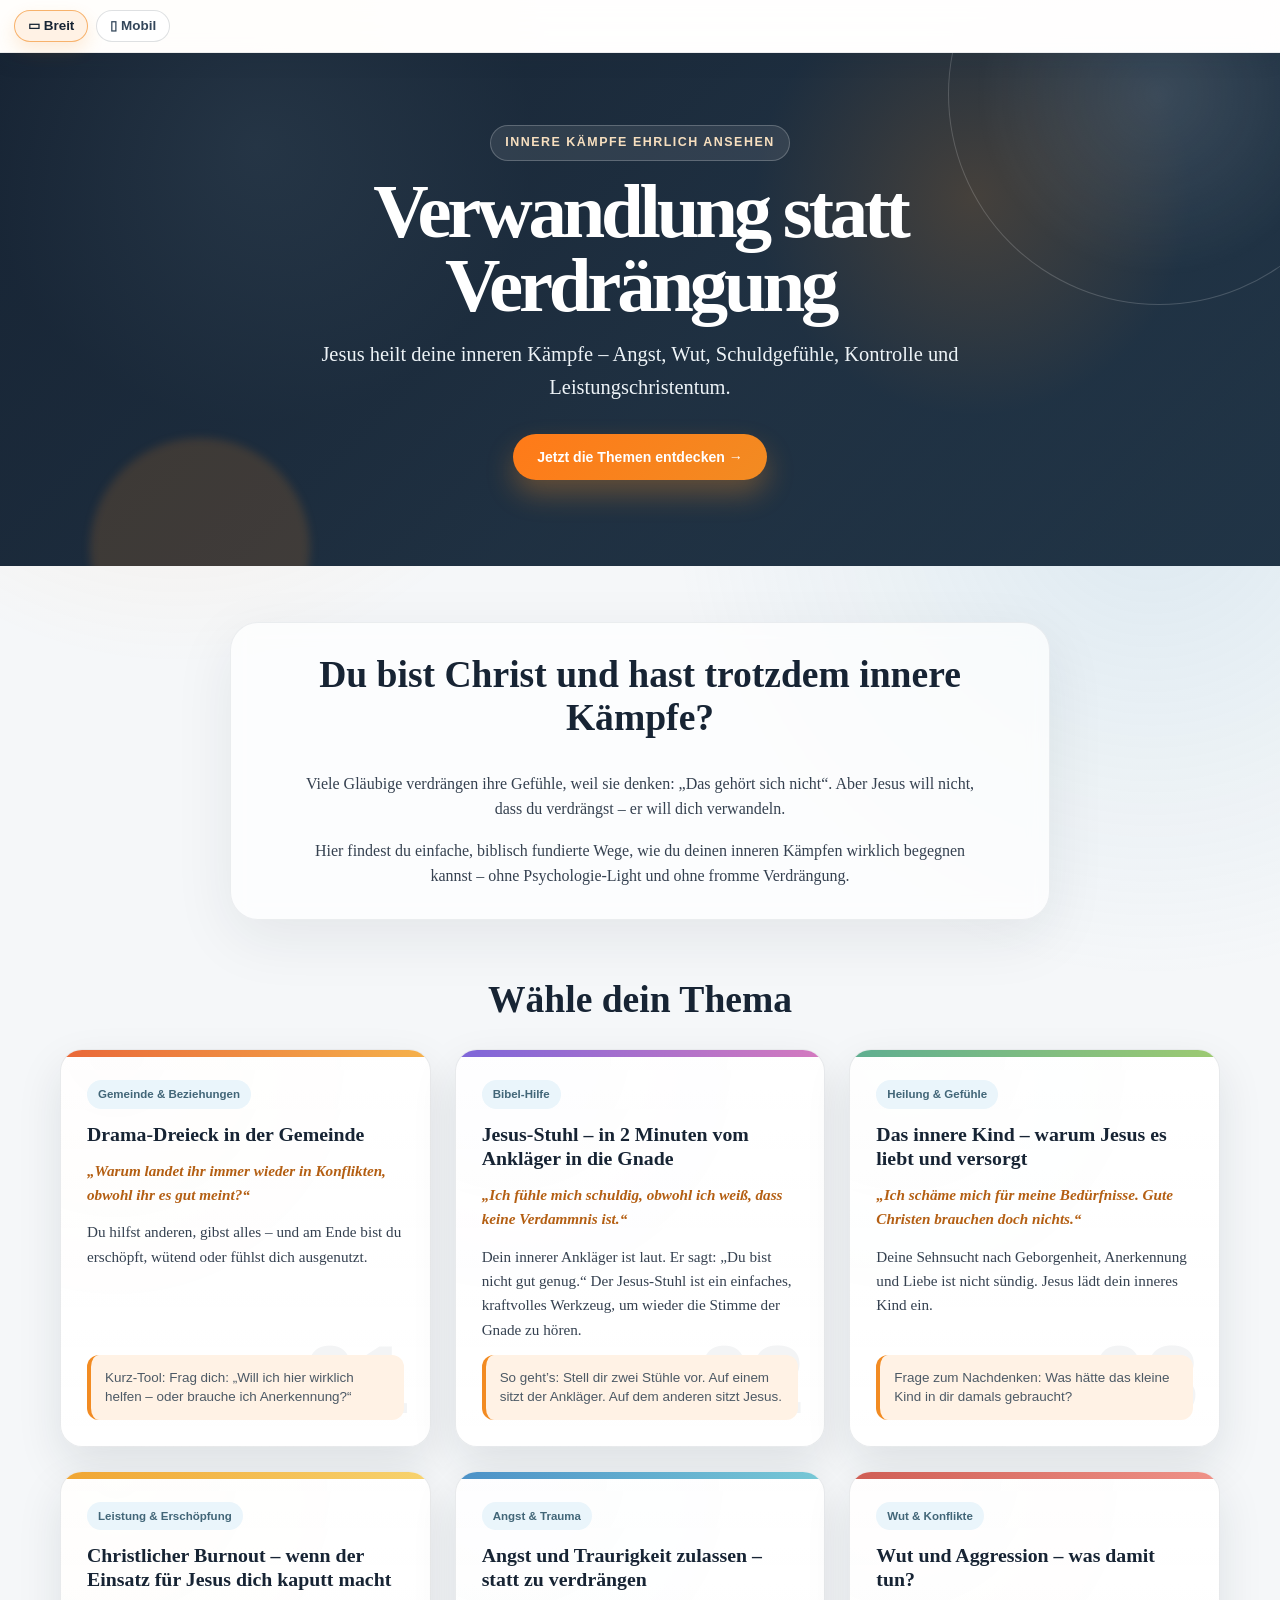
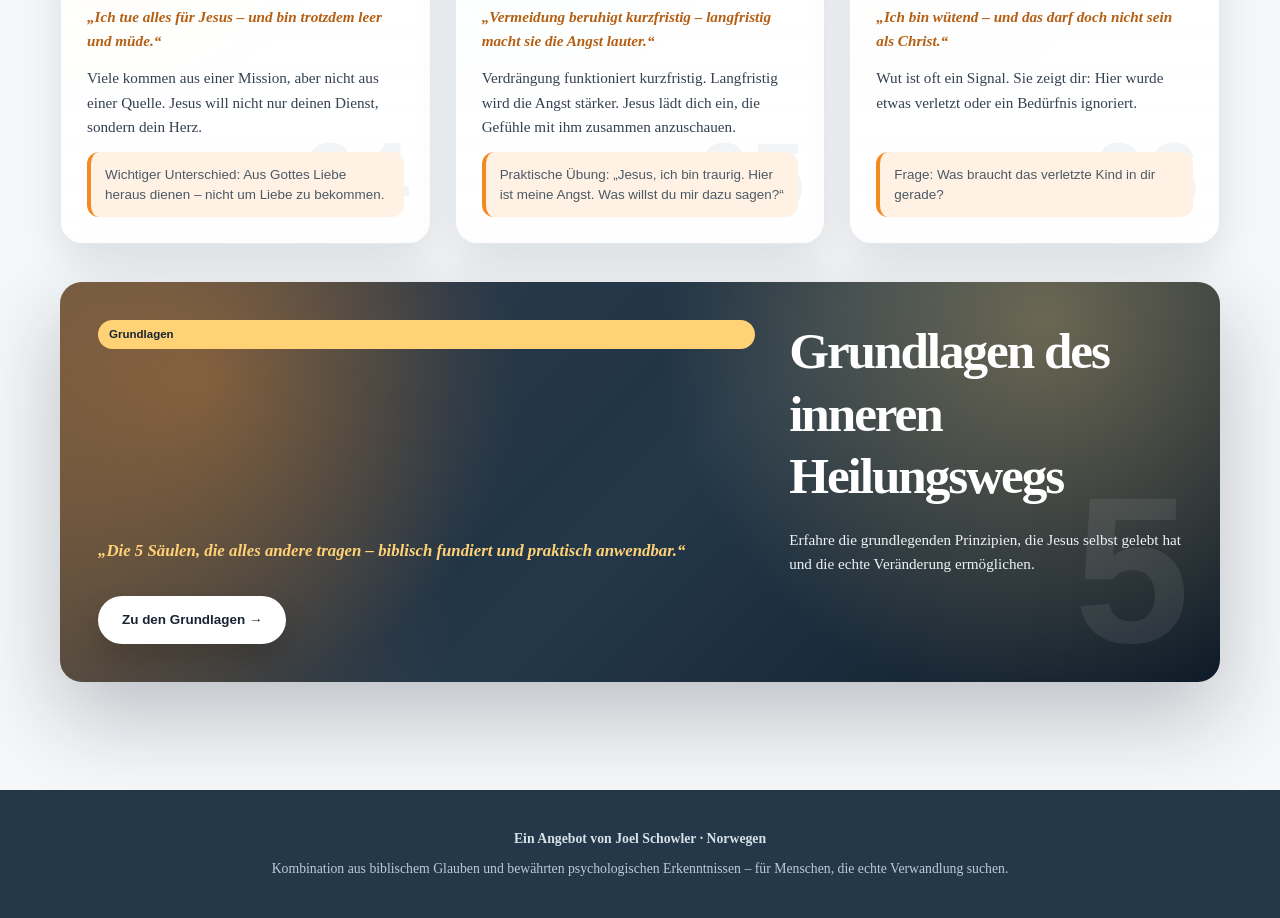
<file: index.html>
<!doctype html>
<html lang="de">
  <head>
    <meta charset="utf-8" />
    <meta name="viewport" content="width=device-width, initial-scale=1" />
    <title>Verwandlung statt Verdrängung</title>
    <meta
      name="description"
      content="Sieben schön gestaltete Themenkacheln mit einem hervorgehobenen Grundlagenbereich."
    />
    <link rel="stylesheet" href="styles.css" />
    <script src="preview-toggle.js" defer></script>
  </head>
  <body>
    <nav class="device-switcher" aria-label="Ansicht umschalten">
      <button class="device-switcher__button" type="button" data-preview-mode="desktop" aria-pressed="true">▭ Breit</button>
      <button class="device-switcher__button" type="button" data-preview-mode="mobile" aria-pressed="false">▯ Mobil</button>
    </nav>
    <div class="site-shell">
    <header class="hero" id="start">
      <div class="hero__content">
        <p class="eyebrow">Innere Kämpfe ehrlich ansehen</p>
        <h1>Verwandlung statt Verdrängung</h1>
        <p class="hero__lead">
          Jesus heilt deine inneren Kämpfe – Angst, Wut, Schuldgefühle,
          Kontrolle und Leistungschristentum.
        </p>
        <a class="button button--accent" href="#themen">Jetzt die Themen entdecken →</a>
      </div>
    </header>

    <main>
      <section class="intro" aria-labelledby="intro-title">
        <h2 id="intro-title">Du bist Christ und hast trotzdem innere Kämpfe?</h2>
        <p>
          Viele Gläubige verdrängen ihre Gefühle, weil sie denken: „Das gehört sich nicht“.
          Aber Jesus will nicht, dass du verdrängst – er will dich verwandeln.
        </p>
        <p>
          Hier findest du einfache, biblisch fundierte Wege, wie du deinen inneren Kämpfen
          wirklich begegnen kannst – ohne Psychologie-Light und ohne fromme Verdrängung.
        </p>
      </section>

      <section class="topics" id="themen" aria-labelledby="topics-title">
        <h2 id="topics-title">Wähle dein Thema</h2>
        <div class="topic-grid">
          <a class="topic-card" href="themen/drama-dreieck.html">
            <span class="topic-card__tag">Gemeinde & Beziehungen</span>
            <h3>Drama-Dreieck in der Gemeinde</h3>
            <p class="topic-card__quote">„Warum landet ihr immer wieder in Konflikten, obwohl ihr es gut meint?“</p>
            <p>
              Du hilfst anderen, gibst alles – und am Ende bist du erschöpft, wütend oder fühlst dich ausgenutzt.
            </p>
            <span class="topic-card__note">Kurz-Tool: Frag dich: „Will ich hier wirklich helfen – oder brauche ich Anerkennung?“</span>
          </a>

          <a class="topic-card" href="themen/jesus-stuhl.html">
            <span class="topic-card__tag">Bibel-Hilfe</span>
            <h3>Jesus-Stuhl – in 2 Minuten vom Ankläger in die Gnade</h3>
            <p class="topic-card__quote">„Ich fühle mich schuldig, obwohl ich weiß, dass keine Verdammnis ist.“</p>
            <p>
              Dein innerer Ankläger ist laut. Er sagt: „Du bist nicht gut genug.“ Der Jesus-Stuhl ist ein einfaches, kraftvolles Werkzeug, um wieder die Stimme der Gnade zu hören.
            </p>
            <span class="topic-card__note">So geht’s: Stell dir zwei Stühle vor. Auf einem sitzt der Ankläger. Auf dem anderen sitzt Jesus.</span>
          </a>

          <a class="topic-card" href="themen/inneres-kind.html">
            <span class="topic-card__tag">Heilung & Gefühle</span>
            <h3>Das innere Kind – warum Jesus es liebt und versorgt</h3>
            <p class="topic-card__quote">„Ich schäme mich für meine Bedürfnisse. Gute Christen brauchen doch nichts.“</p>
            <p>
              Deine Sehnsucht nach Geborgenheit, Anerkennung und Liebe ist nicht sündig. Jesus lädt dein inneres Kind ein.
            </p>
            <span class="topic-card__note">Frage zum Nachdenken: Was hätte das kleine Kind in dir damals gebraucht?</span>
          </a>

          <a class="topic-card" href="themen/burnout.html">
            <span class="topic-card__tag">Leistung & Erschöpfung</span>
            <h3>Christlicher Burnout – wenn der Einsatz für Jesus dich kaputt macht</h3>
            <p class="topic-card__quote">„Ich tue alles für Jesus – und bin trotzdem leer und müde.“</p>
            <p>
              Viele kommen aus einer Mission, aber nicht aus einer Quelle. Jesus will nicht nur deinen Dienst, sondern dein Herz.
            </p>
            <span class="topic-card__note">Wichtiger Unterschied: Aus Gottes Liebe heraus dienen – nicht um Liebe zu bekommen.</span>
          </a>

          <a class="topic-card" href="themen/angst-traurigkeit.html">
            <span class="topic-card__tag">Angst & Trauma</span>
            <h3>Angst und Traurigkeit zulassen – statt zu verdrängen</h3>
            <p class="topic-card__quote">„Vermeidung beruhigt kurzfristig – langfristig macht sie die Angst lauter.“</p>
            <p>
              Verdrängung funktioniert kurzfristig. Langfristig wird die Angst stärker. Jesus lädt dich ein, die Gefühle mit ihm zusammen anzuschauen.
            </p>
            <span class="topic-card__note">Praktische Übung: „Jesus, ich bin traurig. Hier ist meine Angst. Was willst du mir dazu sagen?“</span>
          </a>

          <a class="topic-card" href="themen/wut-aggression.html">
            <span class="topic-card__tag">Wut & Konflikte</span>
            <h3>Wut und Aggression – was damit tun?</h3>
            <p class="topic-card__quote">„Ich bin wütend – und das darf doch nicht sein als Christ.“</p>
            <p>
              Wut ist oft ein Signal. Sie zeigt dir: Hier wurde etwas verletzt oder ein Bedürfnis ignoriert.
            </p>
            <span class="topic-card__note">Frage: Was braucht das verletzte Kind in dir gerade?</span>
          </a>

          <a class="topic-card topic-card--foundation" href="grundlagen.html">
            <span class="topic-card__tag">Grundlagen</span>
            <h3>Grundlagen des inneren Heilungswegs</h3>
            <p class="topic-card__quote">„Die 5 Säulen, die alles andere tragen – biblisch fundiert und praktisch anwendbar.“</p>
            <p>
              Erfahre die grundlegenden Prinzipien, die Jesus selbst gelebt hat und die echte Veränderung ermöglichen.
            </p>
            <span class="topic-card__note">Zu den Grundlagen →</span>
          </a>
        </div>
      </section>
    </main>

    <footer class="footer">
      <p><strong>Ein Angebot von Joel Schowler · Norwegen</strong></p>
      <p>Kombination aus biblischem Glauben und bewährten psychologischen Erkenntnissen – für Menschen, die echte Verwandlung suchen.</p>
    </footer>
    </div>
  </body>
</html>
</file>
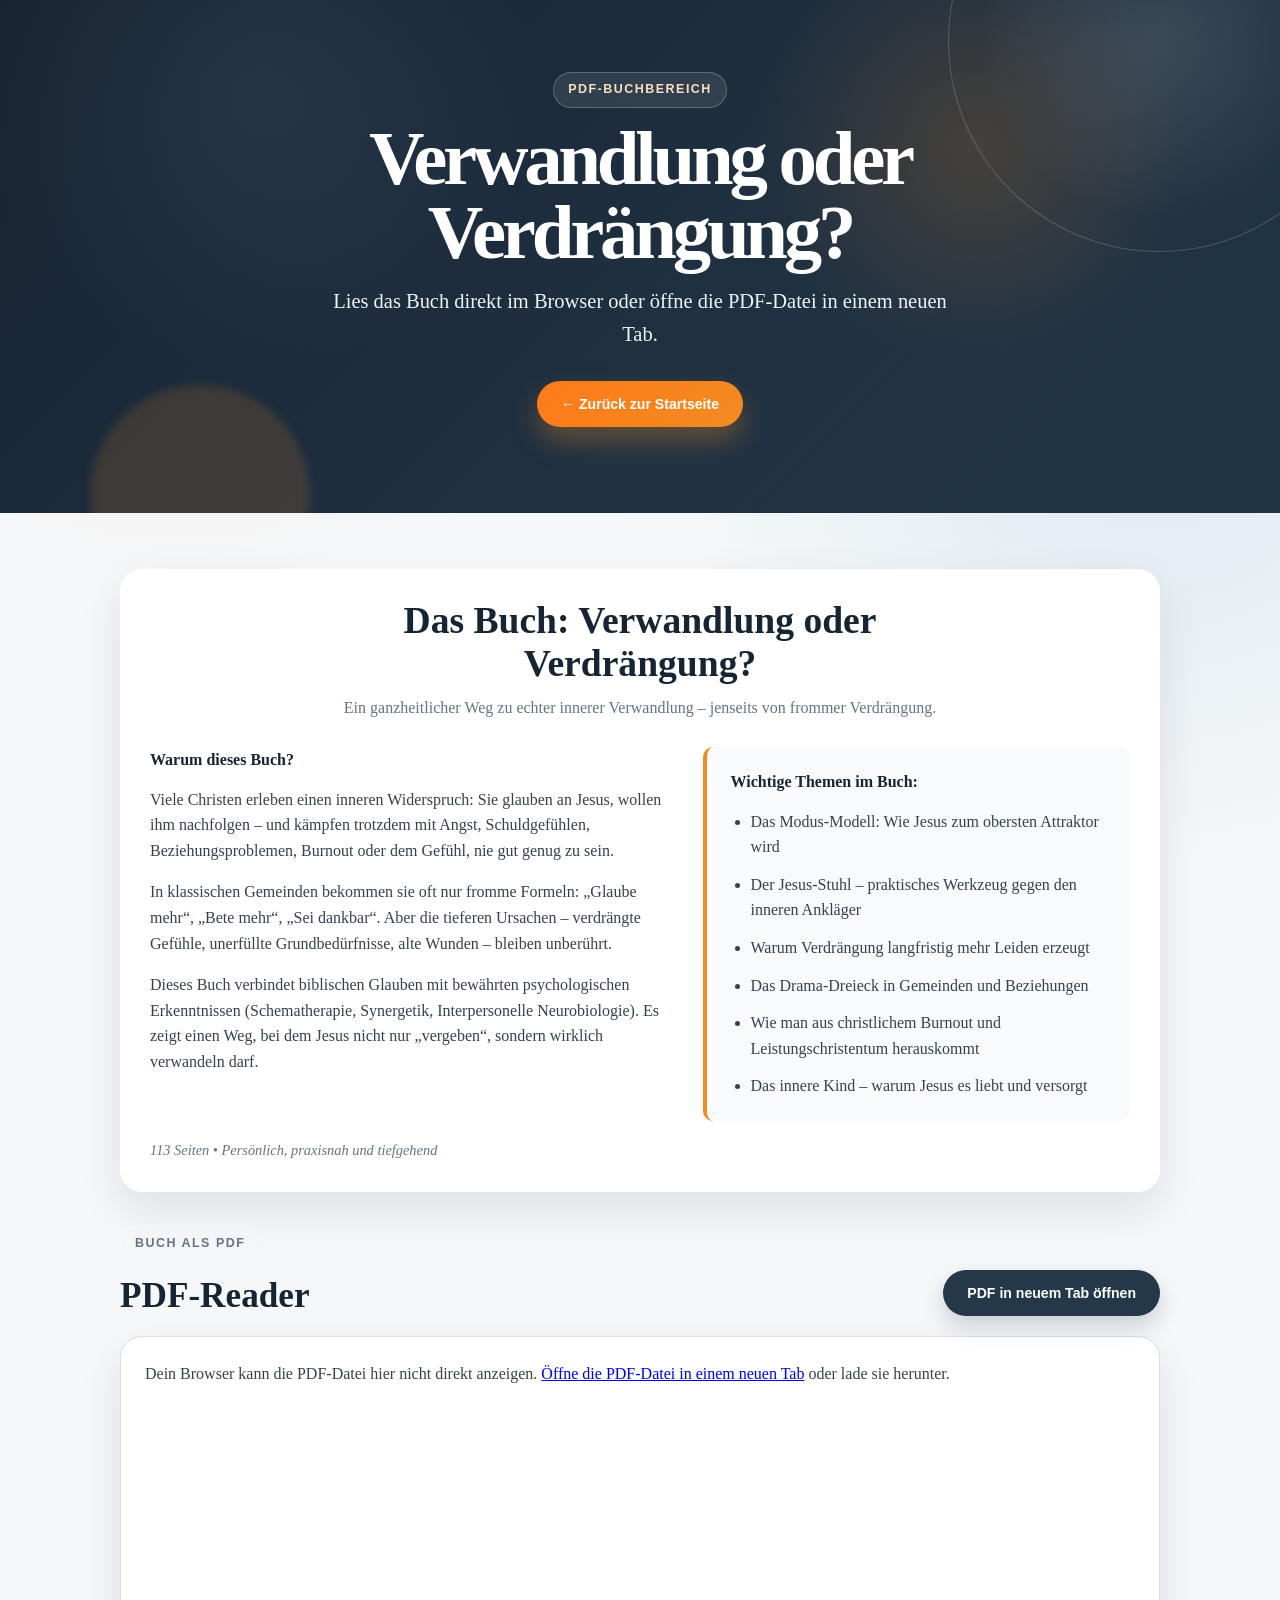
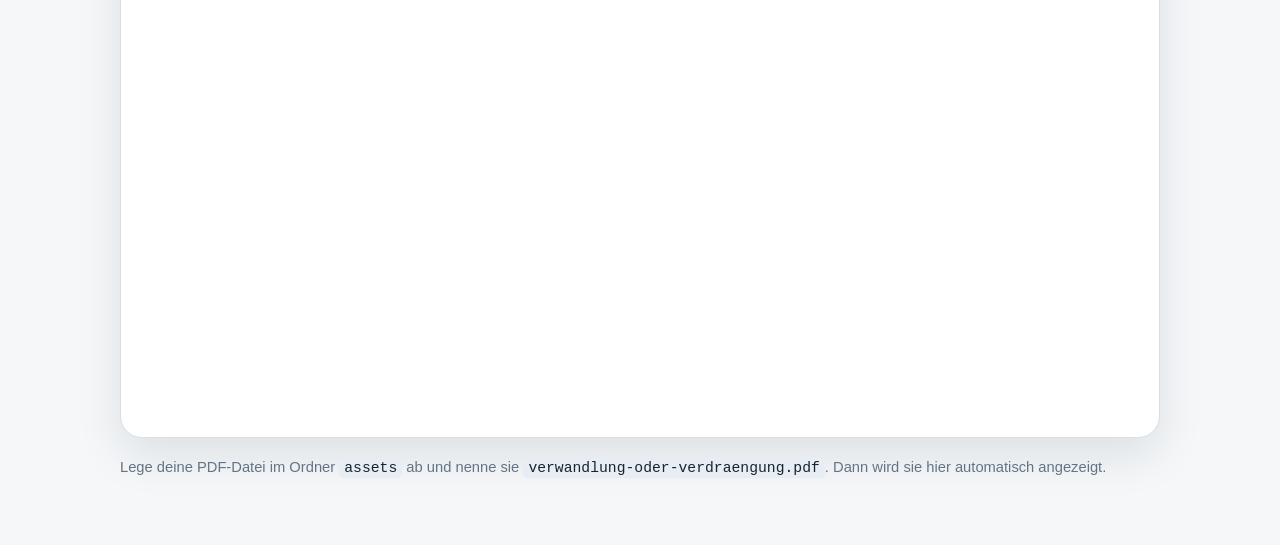
<file: buch.html>
<!doctype html>
<html lang="de">
  <head>
    <meta charset="utf-8" />
    <meta name="viewport" content="width=device-width, initial-scale=1" />
    <title>Buch · Verwandlung statt Verdrängung</title>
    <link rel="stylesheet" href="styles.css" />
  </head>
  <body>
    <header class="hero">
      <div class="hero__content">
        <p class="eyebrow">PDF-Buchbereich</p>
        <h1>Verwandlung oder Verdrängung?</h1>
        <p class="hero__lead">
          Lies das Buch direkt im Browser oder öffne die PDF-Datei in einem neuen Tab.
        </p>
        <a class="button button--accent" href="index.html#start">← Zurück zur Startseite</a>
      </div>
    </header>

    <main>
      <section class="book-description" aria-labelledby="book-description-title">
        <div class="book-description__intro">
          <h2 id="book-description-title">Das Buch: Verwandlung oder Verdrängung?</h2>
          <p>
            Ein ganzheitlicher Weg zu echter innerer Verwandlung – jenseits von frommer
            Verdrängung.
          </p>
        </div>

        <div class="book-description__content">
          <div class="book-description__text">
            <h3>Warum dieses Buch?</h3>
            <p>
              Viele Christen erleben einen inneren Widerspruch: Sie glauben an Jesus,
              wollen ihm nachfolgen – und kämpfen trotzdem mit Angst, Schuldgefühlen,
              Beziehungsproblemen, Burnout oder dem Gefühl, nie gut genug zu sein.
            </p>
            <p>
              In klassischen Gemeinden bekommen sie oft nur fromme Formeln: „Glaube mehr“,
              „Bete mehr“, „Sei dankbar“. Aber die tieferen Ursachen – verdrängte Gefühle,
              unerfüllte Grundbedürfnisse, alte Wunden – bleiben unberührt.
            </p>
            <p>
              Dieses Buch verbindet biblischen Glauben mit bewährten psychologischen
              Erkenntnissen (Schematherapie, Synergetik, Interpersonelle Neurobiologie).
              Es zeigt einen Weg, bei dem Jesus nicht nur „vergeben“, sondern wirklich
              verwandeln darf.
            </p>
          </div>

          <aside class="book-description__topics" aria-label="Wichtige Themen im Buch">
            <h3>Wichtige Themen im Buch:</h3>
            <ul>
              <li>Das Modus-Modell: Wie Jesus zum obersten Attraktor wird</li>
              <li>Der Jesus-Stuhl – praktisches Werkzeug gegen den inneren Ankläger</li>
              <li>Warum Verdrängung langfristig mehr Leiden erzeugt</li>
              <li>Das Drama-Dreieck in Gemeinden und Beziehungen</li>
              <li>Wie man aus christlichem Burnout und Leistungschristentum herauskommt</li>
              <li>Das innere Kind – warum Jesus es liebt und versorgt</li>
            </ul>
          </aside>
        </div>

        <p class="book-description__meta">113 Seiten • Persönlich, praxisnah und tiefgehend</p>
      </section>

      <section class="pdf-reader" aria-labelledby="reader-title">
        <div class="pdf-reader__header">
          <div>
            <p class="eyebrow eyebrow--dark">Buch als PDF</p>
            <h2 id="reader-title">PDF-Reader</h2>
          </div>
          <a class="button button--dark" href="assets/verwandlung-oder-verdraengung.pdf" target="_blank" rel="noreferrer">
            PDF in neuem Tab öffnen
          </a>
        </div>

        <object
          class="pdf-reader__frame"
          data="assets/verwandlung-oder-verdraengung.pdf"
          type="application/pdf"
          aria-label="PDF-Reader für das Buch Verwandlung oder Verdrängung?"
        >
          <p>
            Dein Browser kann die PDF-Datei hier nicht direkt anzeigen.
            <a href="assets/verwandlung-oder-verdraengung.pdf" target="_blank" rel="noreferrer">Öffne die PDF-Datei in einem neuen Tab</a>
            oder lade sie herunter.
          </p>
        </object>

        <p class="pdf-reader__hint">
          Lege deine PDF-Datei im Ordner <code>assets</code> ab und nenne sie
          <code>verwandlung-oder-verdraengung.pdf</code>. Dann wird sie hier automatisch angezeigt.
        </p>
      </section>
    </main>
  </body>
</html>
</file>
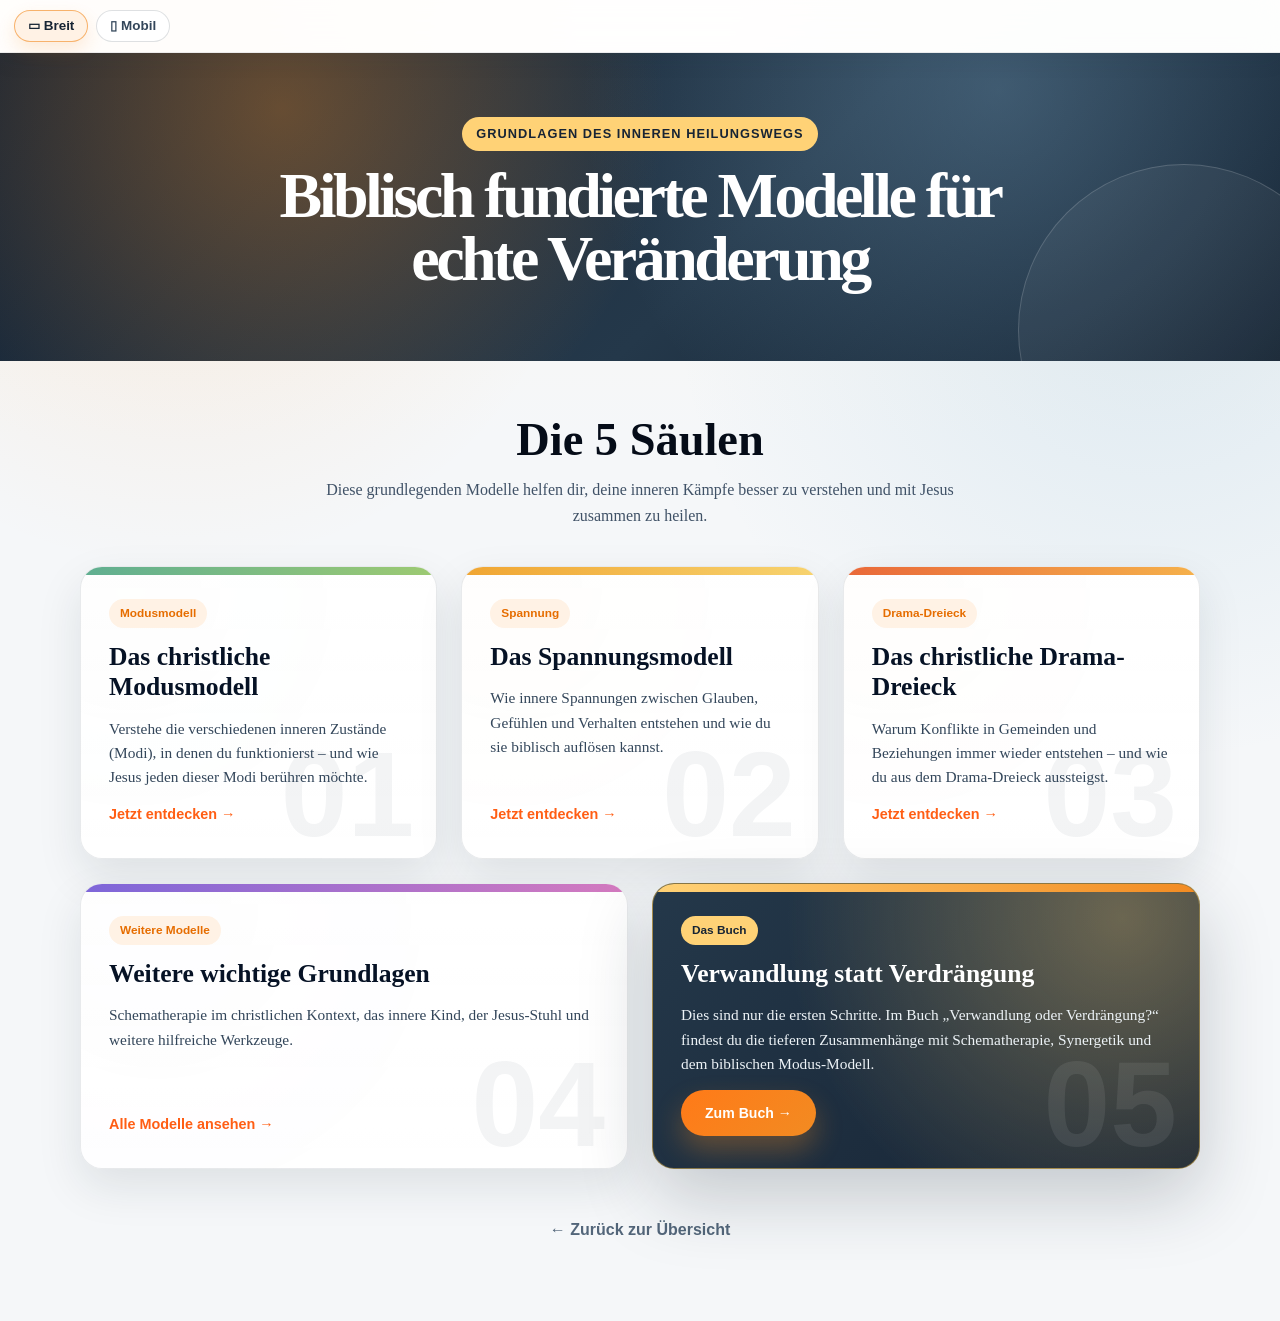
<file: grundlagen.html>
<!doctype html>
<html lang="de">
  <head>
    <meta charset="utf-8" />
    <meta name="viewport" content="width=device-width, initial-scale=1" />
    <title>Grundlagen · Verwandlung statt Verdrängung</title>
    <meta
      name="description"
      content="Die fünf Säulen des inneren Heilungswegs mit biblisch fundierten Modellen für echte Veränderung."
    />
    <link rel="stylesheet" href="styles.css" />
    <script src="preview-toggle.js" defer></script>
  </head>
  <body>
    <nav class="device-switcher" aria-label="Ansicht umschalten">
      <button class="device-switcher__button" type="button" data-preview-mode="desktop" aria-pressed="true">▭ Breit</button>
      <button class="device-switcher__button" type="button" data-preview-mode="mobile" aria-pressed="false">▯ Mobil</button>
    </nav>
    <div class="site-shell">
    <header class="foundation-hero">
      <p class="foundation-hero__eyebrow">Grundlagen des inneren Heilungswegs</p>
      <h1>Biblisch fundierte Modelle für echte Veränderung</h1>
    </header>

    <main class="foundation-page">
      <section class="foundation-intro" aria-labelledby="foundation-title">
        <h2 id="foundation-title">Die 5 Säulen</h2>
        <p>
          Diese grundlegenden Modelle helfen dir, deine inneren Kämpfe besser zu verstehen
          und mit Jesus zusammen zu heilen.
        </p>
      </section>

      <section class="foundation-grid" aria-label="Die fünf Grundlagen-Kacheln">
        <a class="foundation-card" id="modusmodell" href="#modusmodell">
          <span class="foundation-card__tag">Modusmodell</span>
          <h3>Das christliche Modusmodell</h3>
          <p>
            Verstehe die verschiedenen inneren Zustände (Modi), in denen du funktionierst –
            und wie Jesus jeden dieser Modi berühren möchte.
          </p>
          <span class="foundation-card__link">Jetzt entdecken →</span>
        </a>

        <a class="foundation-card" id="spannungsmodell" href="#spannungsmodell">
          <span class="foundation-card__tag">Spannung</span>
          <h3>Das Spannungsmodell</h3>
          <p>
            Wie innere Spannungen zwischen Glauben, Gefühlen und Verhalten entstehen und
            wie du sie biblisch auflösen kannst.
          </p>
          <span class="foundation-card__link">Jetzt entdecken →</span>
        </a>

        <a class="foundation-card" id="drama-dreieck" href="#drama-dreieck">
          <span class="foundation-card__tag">Drama-Dreieck</span>
          <h3>Das christliche Drama-Dreieck</h3>
          <p>
            Warum Konflikte in Gemeinden und Beziehungen immer wieder entstehen – und wie
            du aus dem Drama-Dreieck aussteigst.
          </p>
          <span class="foundation-card__link">Jetzt entdecken →</span>
        </a>

        <a class="foundation-card" id="weitere-modelle" href="#weitere-modelle">
          <span class="foundation-card__tag">Weitere Modelle</span>
          <h3>Weitere wichtige Grundlagen</h3>
          <p>
            Schematherapie im christlichen Kontext, das innere Kind, der Jesus-Stuhl und
            weitere hilfreiche Werkzeuge.
          </p>
          <span class="foundation-card__link">Alle Modelle ansehen →</span>
        </a>

        <a class="foundation-card foundation-card--book" href="buch.html">
          <span class="foundation-card__tag">Das Buch</span>
          <h3>Verwandlung statt Verdrängung</h3>
          <p>
            Dies sind nur die ersten Schritte. Im Buch „Verwandlung oder Verdrängung?“
            findest du die tieferen Zusammenhänge mit Schematherapie, Synergetik und dem
            biblischen Modus-Modell.
          </p>
          <span class="button button--accent">Zum Buch →</span>
        </a>
      </section>

      <p class="foundation-back"><a href="index.html#themen">← Zurück zur Übersicht</a></p>
    </main>
    </div>
  </body>
</html>
</file>
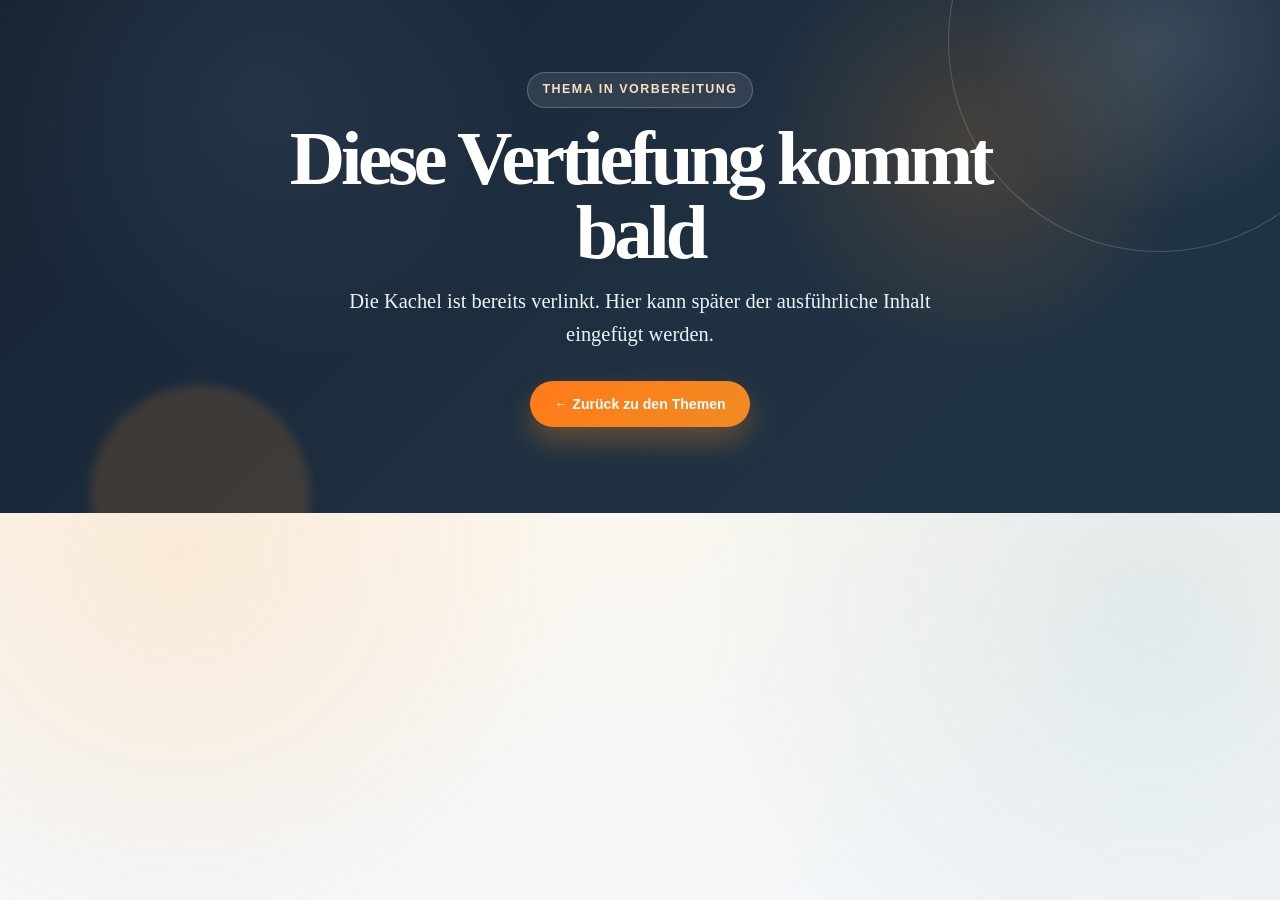
<file: themen/angst-traurigkeit.html>
<!doctype html>
<html lang="de">
  <head>
    <meta charset="utf-8" />
    <meta name="viewport" content="width=device-width, initial-scale=1" />
    <title>Thema in Vorbereitung · Verwandlung statt Verdrängung</title>
    <link rel="stylesheet" href="../styles.css" />
  </head>
  <body>
    <header class="hero">
      <div class="hero__content">
        <p class="eyebrow">Thema in Vorbereitung</p>
        <h1>Diese Vertiefung kommt bald</h1>
        <p class="hero__lead">Die Kachel ist bereits verlinkt. Hier kann später der ausführliche Inhalt eingefügt werden.</p>
        <a class="button button--accent" href="../index.html#themen">← Zurück zu den Themen</a>
      </div>
    </header>
  </body>
</html>
</file>
<file: styles.css>
:root {
  --color-ink: #172434;
  --color-hero: #24384a;
  --color-text: #354150;
  --color-muted: #647484;
  --color-bg: #f5f7f9;
  --color-card: #ffffff;
  --color-accent: #f28b22;
  --color-accent-soft: #fff2e5;
  --color-sky-soft: #eaf5fb;
  --shadow-card: 0 18px 45px rgb(23 36 52 / 10%);
  --shadow-card-strong: 0 28px 70px rgb(23 36 52 / 16%);
  --radius-card: 22px;
  font-family: Georgia, "Times New Roman", serif;
}

* {
  box-sizing: border-box;
}

html {
  scroll-behavior: smooth;
}

body {
  margin: 0;
  color: var(--color-text);
  background:
    radial-gradient(circle at 14% 8%, rgb(242 139 34 / 12%), transparent 26rem),
    radial-gradient(circle at 90% 18%, rgb(105 166 198 / 17%), transparent 30rem),
    linear-gradient(180deg, #fbf7f0 0, var(--color-bg) 380px);
  line-height: 1.6;
}

.hero {
  position: relative;
  display: grid;
  min-height: 420px;
  place-items: center;
  overflow: hidden;
  padding: 72px 20px 86px;
  text-align: center;
  color: #fff;
  background:
    linear-gradient(135deg, rgb(23 36 52 / 88%), rgb(36 56 74 / 78%)),
    radial-gradient(circle at 20% 18%, #6c8797 0, transparent 25%),
    radial-gradient(circle at 76% 28%, #f28b22 0, transparent 21%),
    linear-gradient(135deg, #172434 0, #24384a 56%, #132536 100%);
}

.hero::before,
.hero::after {
  position: absolute;
  content: "";
  border-radius: 999px;
  pointer-events: none;
}

.hero::before {
  width: 420px;
  height: 420px;
  top: -170px;
  right: -90px;
  border: 1px solid rgb(255 255 255 / 18%);
  background: radial-gradient(circle, rgb(255 255 255 / 12%), transparent 62%);
}

.hero::after {
  width: 220px;
  height: 220px;
  bottom: -92px;
  left: 7%;
  background: rgb(242 139 34 / 16%);
  filter: blur(4px);
}

.hero__content {
  position: relative;
  z-index: 1;
  width: min(820px, 100%);
}

.eyebrow {
  display: inline-flex;
  margin: 0 0 14px;
  padding: 7px 14px;
  border: 1px solid rgb(255 255 255 / 22%);
  border-radius: 999px;
  color: #f7dfbf;
  background: rgb(255 255 255 / 9%);
  font-family: Arial, Helvetica, sans-serif;
  font-size: 0.78rem;
  font-weight: 700;
  letter-spacing: 0.12em;
  text-transform: uppercase;
}

h1,
h2,
h3,
p {
  margin-top: 0;
}

h1 {
  margin-bottom: 16px;
  font-size: clamp(2.75rem, 6vw, 5.45rem);
  line-height: 0.96;
  letter-spacing: -0.055em;
}

.hero__lead {
  max-width: 650px;
  margin: 0 auto 30px;
  color: #edf3f7;
  font-size: clamp(1.04rem, 2vw, 1.28rem);
}

.button {
  display: inline-flex;
  align-items: center;
  justify-content: center;
  min-height: 46px;
  padding: 0 24px;
  border-radius: 999px;
  color: #fff;
  font-family: Arial, Helvetica, sans-serif;
  font-size: 0.88rem;
  font-weight: 800;
  text-decoration: none;
  transition: transform 160ms ease, box-shadow 160ms ease, background 160ms ease;
}

.button:hover,
.button:focus-visible {
  transform: translateY(-2px);
}

.button--accent {
  background: linear-gradient(135deg, #ff7a18, var(--color-accent));
  box-shadow: 0 14px 28px rgb(242 139 34 / 32%);
}

.button--dark {
  background: var(--color-hero);
  box-shadow: 0 10px 22px rgb(36 56 74 / 20%);
}

main {
  padding: 56px 20px 64px;
}

.intro,
.book {
  width: min(820px, 100%);
  margin: 0 auto;
  text-align: center;
}

.intro {
  padding: 30px 32px;
  border: 1px solid rgb(36 56 74 / 8%);
  border-radius: 28px;
  background: rgb(255 255 255 / 72%);
  box-shadow: 0 18px 60px rgb(23 36 52 / 8%);
  backdrop-filter: blur(10px);
}

.intro h2,
.topics h2,
.book h2 {
  color: var(--color-ink);
  font-size: clamp(1.6rem, 3.2vw, 2.35rem);
  line-height: 1.15;
}

.intro p,
.book p {
  margin-right: auto;
  margin-left: auto;
  max-width: 680px;
}

.intro p:last-child,
.book p:last-child {
  margin-bottom: 0;
}

.topics {
  width: min(1160px, 100%);
  margin: 58px auto 44px;
}

.topics h2 {
  margin-bottom: 28px;
  text-align: center;
}

.topic-grid {
  display: grid;
  grid-template-columns: repeat(3, minmax(0, 1fr));
  gap: 24px;
}

.topic-card {
  position: relative;
  display: flex;
  min-height: 344px;
  flex-direction: column;
  gap: 13px;
  overflow: hidden;
  padding: 30px 26px 26px;
  border: 1px solid rgb(36 56 74 / 10%);
  border-radius: var(--radius-card);
  color: inherit;
  background:
    linear-gradient(180deg, rgb(255 255 255 / 96%), rgb(255 255 255 / 92%)),
    radial-gradient(circle at 15% 0, var(--card-glow, rgb(242 139 34 / 25%)), transparent 54%);
  box-shadow: var(--shadow-card);
  isolation: isolate;
  text-decoration: none;
  transition: transform 180ms ease, box-shadow 180ms ease, border-color 180ms ease;
}

.topic-card::before {
  position: absolute;
  inset: 0 0 auto;
  height: 7px;
  content: "";
  background: var(--card-accent, var(--color-accent));
}

.topic-card::after {
  position: absolute;
  right: 20px;
  bottom: 18px;
  z-index: -1;
  color: rgb(23 36 52 / 5%);
  content: "0" counter(topic);
  counter-increment: topic;
  font-family: Arial, Helvetica, sans-serif;
  font-size: 6rem;
  font-weight: 900;
  line-height: 1;
}

.topic-grid {
  counter-reset: topic;
}

.topic-card:nth-child(1) { --card-accent: linear-gradient(90deg, #e96839, #f5b14b); --card-glow: rgb(233 104 57 / 28%); }
.topic-card:nth-child(2) { --card-accent: linear-gradient(90deg, #7d66d9, #d47abf); --card-glow: rgb(125 102 217 / 24%); }
.topic-card:nth-child(3) { --card-accent: linear-gradient(90deg, #5fae91, #9dca72); --card-glow: rgb(95 174 145 / 24%); }
.topic-card:nth-child(4) { --card-accent: linear-gradient(90deg, #f0a532, #f7d36f); --card-glow: rgb(240 165 50 / 25%); }
.topic-card:nth-child(5) { --card-accent: linear-gradient(90deg, #4c91c7, #77c8d6); --card-glow: rgb(76 145 199 / 24%); }
.topic-card:nth-child(6) { --card-accent: linear-gradient(90deg, #cf5d54, #ef9288); --card-glow: rgb(207 93 84 / 24%); }

.topic-card:hover,
.topic-card:focus-visible {
  border-color: rgb(242 139 34 / 50%);
  box-shadow: var(--shadow-card-strong);
  transform: translateY(-7px);
  outline: none;
}

.topic-card__tag {
  align-self: flex-start;
  padding: 5px 11px;
  border-radius: 999px;
  color: #426678;
  background: var(--color-sky-soft);
  font-family: Arial, Helvetica, sans-serif;
  font-size: 0.72rem;
  font-weight: 800;
}

.topic-card h3 {
  margin-bottom: 0;
  color: var(--color-ink);
  font-size: 1.24rem;
  line-height: 1.22;
}

.topic-card p {
  margin-bottom: 0;
  font-size: 0.95rem;
}

.topic-card__quote {
  color: #b45f13;
  font-style: italic;
  font-weight: 700;
}

.topic-card__note {
  margin-top: auto;
  padding: 13px 14px;
  border-left: 4px solid var(--color-accent);
  border-radius: 12px;
  color: #4c5965;
  background: var(--color-accent-soft);
  font-family: Arial, Helvetica, sans-serif;
  font-size: 0.84rem;
  line-height: 1.45;
}

.topic-card--foundation {
  grid-column: 1 / -1;
  display: grid;
  min-height: 292px;
  grid-template-columns: minmax(0, 0.92fr) minmax(260px, 0.55fr);
  gap: 20px 34px;
  align-items: center;
  margin-top: 14px;
  padding: 38px;
  border: 0;
  color: #fff;
  background:
    radial-gradient(circle at 85% 10%, rgb(255 210 118 / 34%), transparent 24rem),
    radial-gradient(circle at 12% 24%, rgb(242 139 34 / 34%), transparent 20rem),
    linear-gradient(135deg, #172434 0, #24384a 52%, #0f1b28 100%);
  box-shadow: 0 34px 86px rgb(23 36 52 / 26%);
}

.topic-card--foundation::before {
  height: 100%;
  background:
    linear-gradient(90deg, rgb(242 139 34 / 24%), transparent 34%),
    linear-gradient(135deg, rgb(255 255 255 / 12%), transparent 44%);
}

.topic-card--foundation::after {
  right: 30px;
  bottom: 8px;
  z-index: 0;
  color: rgb(255 255 255 / 8%);
  content: "5";
  font-size: 13rem;
}

.topic-card--foundation > * {
  position: relative;
  z-index: 1;
}

.topic-card--foundation .topic-card__tag {
  color: #172434;
  background: #ffd276;
}

.topic-card--foundation h3 {
  max-width: 650px;
  color: #fff;
  font-size: clamp(1.9rem, 4vw, 3.3rem);
  letter-spacing: -0.04em;
}

.topic-card--foundation .topic-card__quote,
.topic-card--foundation p {
  max-width: 650px;
  color: #edf3f7;
}

.topic-card--foundation .topic-card__quote {
  color: #ffd276;
  font-size: 1.05rem;
}

.topic-card--foundation .topic-card__note {
  justify-self: start;
  margin-top: 0;
  padding: 0 24px;
  border: 0;
  border-radius: 999px;
  color: #172434;
  background: #fff;
  box-shadow: 0 16px 30px rgb(0 0 0 / 18%);
  font-weight: 900;
  line-height: 48px;
}

.book {
  padding-top: 4px;
}

.book h2 {
  margin-bottom: 14px;
  font-size: 1.1rem;
}

.footer {
  padding: 38px 20px;
  text-align: center;
  color: #d6e1e8;
  background: var(--color-hero);
}

.footer p {
  margin: 0 auto 8px;
  max-width: 760px;
  font-size: 0.86rem;
}

.footer p:last-child {
  margin-bottom: 0;
  color: #bdcbd5;
}

.pdf-reader {
  width: min(1040px, 100%);
  margin: 0 auto;
}

.pdf-reader__header {
  display: flex;
  align-items: end;
  justify-content: space-between;
  gap: 18px;
  margin-bottom: 20px;
}

.pdf-reader h2 {
  margin-bottom: 0;
  color: var(--color-ink);
  font-size: clamp(1.45rem, 3vw, 2.2rem);
  line-height: 1.15;
}

.eyebrow--dark {
  color: var(--color-muted);
}

.pdf-reader__frame {
  display: block;
  width: 100%;
  min-height: 78vh;
  border: 1px solid #d7e0e7;
  border-radius: var(--radius-card);
  background: #fff;
  box-shadow: var(--shadow-card);
}

.pdf-reader__frame p {
  padding: 24px;
}

.pdf-reader__hint {
  margin: 18px 0 0;
  color: var(--color-muted);
  font-family: Arial, Helvetica, sans-serif;
  font-size: 0.92rem;
}

.pdf-reader__hint code {
  padding: 2px 5px;
  border-radius: 5px;
  color: var(--color-ink);
  background: #e7edf2;
}

.book-description {
  width: min(1040px, 100%);
  margin: 0 auto 34px;
  padding: 30px;
  border-radius: var(--radius-card);
  background: var(--color-card);
  box-shadow: var(--shadow-card);
}

.book-description__intro {
  max-width: 700px;
  margin: 0 auto 26px;
  text-align: center;
}

.book-description__intro h2 {
  margin-bottom: 10px;
  color: var(--color-ink);
  font-size: clamp(1.7rem, 3vw, 2.35rem);
  line-height: 1.15;
}

.book-description__intro p {
  margin-bottom: 0;
  color: var(--color-muted);
}

.book-description__content {
  display: grid;
  grid-template-columns: minmax(0, 1.1fr) minmax(280px, 0.9fr);
  gap: 30px;
  align-items: start;
}

.book-description h3 {
  margin-bottom: 14px;
  color: var(--color-ink);
  font-size: 1rem;
}

.book-description__text p {
  margin-bottom: 16px;
}

.book-description__text p:last-child {
  margin-bottom: 0;
}

.book-description__topics {
  padding: 22px 24px;
  border-left: 4px solid var(--color-accent);
  border-radius: 10px;
  background: #f8fafc;
}

.book-description__topics ul {
  margin: 0;
  padding-left: 20px;
}

.book-description__topics li {
  margin-bottom: 12px;
}

.book-description__topics li:last-child {
  margin-bottom: 0;
}

.book-description__meta {
  margin: 18px 0 0;
  color: var(--color-muted);
  font-size: 0.9rem;
  font-style: italic;
}

.foundation-hero {
  position: relative;
  overflow: hidden;
  padding: 64px 20px 70px;
  text-align: center;
  color: #fff;
  background:
    radial-gradient(circle at 22% 18%, rgb(242 139 34 / 35%), transparent 24rem),
    radial-gradient(circle at 78% 12%, rgb(123 166 197 / 34%), transparent 26rem),
    linear-gradient(135deg, #172434 0, #24384a 58%, #111f2e 100%);
}

.foundation-hero::after {
  position: absolute;
  right: -70px;
  bottom: -135px;
  width: 330px;
  height: 330px;
  border: 1px solid rgb(255 255 255 / 16%);
  border-radius: 999px;
  content: "";
  background: rgb(255 255 255 / 5%);
}

.foundation-hero__eyebrow {
  position: relative;
  z-index: 1;
  display: inline-flex;
  margin: 0 0 14px;
  padding: 7px 14px;
  border-radius: 999px;
  color: #172434;
  background: #ffd276;
  font-family: Arial, Helvetica, sans-serif;
  font-size: 0.8rem;
  font-weight: 900;
  letter-spacing: 0.08em;
  text-transform: uppercase;
}

.foundation-hero h1 {
  position: relative;
  z-index: 1;
  max-width: 820px;
  margin: 0 auto;
  color: #fff;
  font-family: Georgia, "Times New Roman", serif;
  font-size: clamp(2.25rem, 5vw, 4.6rem);
  font-weight: 700;
  letter-spacing: -0.055em;
  line-height: 0.98;
}

.foundation-page {
  min-height: calc(100vh - 100px);
  padding: 54px 20px 78px;
}

.foundation-intro {
  width: min(700px, 100%);
  margin: 0 auto 38px;
  text-align: center;
}

.foundation-intro h2 {
  margin-bottom: 12px;
  color: #050c18;
  font-size: clamp(2rem, 4vw, 2.9rem);
  line-height: 1.08;
}

.foundation-intro p {
  margin: 0 auto;
  color: #405267;
  font-size: 1rem;
}

.foundation-grid {
  display: grid;
  width: min(1120px, 100%);
  margin: 0 auto;
  grid-template-columns: repeat(6, minmax(0, 1fr));
  gap: 24px;
  counter-reset: foundation;
}

.foundation-card {
  position: relative;
  display: flex;
  min-height: 286px;
  grid-column: span 2;
  flex-direction: column;
  gap: 14px;
  overflow: hidden;
  padding: 32px 28px;
  border: 1px solid rgb(36 56 74 / 10%);
  border-radius: var(--radius-card);
  color: inherit;
  background:
    linear-gradient(180deg, rgb(255 255 255 / 97%), rgb(255 255 255 / 94%)),
    radial-gradient(circle at 14% 8%, var(--foundation-glow, rgb(242 139 34 / 23%)), transparent 62%);
  box-shadow: var(--shadow-card);
  isolation: isolate;
  text-decoration: none;
  transition: transform 180ms ease, box-shadow 180ms ease, border-color 180ms ease;
}

.foundation-card:nth-child(4),
.foundation-card:nth-child(5) {
  grid-column: span 3;
}

.foundation-card::before {
  position: absolute;
  inset: 0 0 auto;
  height: 8px;
  content: "";
  background: var(--foundation-accent, linear-gradient(90deg, #ff7a18, #f28b22));
}

.foundation-card::after {
  position: absolute;
  right: 22px;
  bottom: 16px;
  z-index: -1;
  color: rgb(23 36 52 / 5%);
  content: "0" counter(foundation);
  counter-increment: foundation;
  font-family: Arial, Helvetica, sans-serif;
  font-size: 7.5rem;
  font-weight: 900;
  line-height: 0.8;
}

.foundation-card:nth-child(1) { --foundation-accent: linear-gradient(90deg, #5fae91, #9dca72); --foundation-glow: rgb(95 174 145 / 26%); }
.foundation-card:nth-child(2) { --foundation-accent: linear-gradient(90deg, #f0a532, #f7d36f); --foundation-glow: rgb(240 165 50 / 26%); }
.foundation-card:nth-child(3) { --foundation-accent: linear-gradient(90deg, #e96839, #f5b14b); --foundation-glow: rgb(233 104 57 / 26%); }
.foundation-card:nth-child(4) { --foundation-accent: linear-gradient(90deg, #7d66d9, #d47abf); --foundation-glow: rgb(125 102 217 / 24%); }

.foundation-card:hover,
.foundation-card:focus-visible {
  border-color: rgb(242 139 34 / 55%);
  box-shadow: var(--shadow-card-strong);
  transform: translateY(-7px);
  outline: none;
}

.foundation-card__tag {
  align-self: flex-start;
  padding: 5px 11px;
  border-radius: 999px;
  color: #e66d00;
  background: #fff2e5;
  font-family: Arial, Helvetica, sans-serif;
  font-size: 0.74rem;
  font-weight: 900;
}

.foundation-card h3 {
  margin: 0;
  color: #061225;
  font-size: clamp(1.35rem, 2vw, 1.75rem);
  line-height: 1.18;
}

.foundation-card p {
  margin: 0;
  color: #33465a;
  font-size: 0.96rem;
  line-height: 1.58;
}

.foundation-card__link {
  margin-top: auto;
  color: #ff5e14;
  font-family: Arial, Helvetica, sans-serif;
  font-size: 0.9rem;
  font-weight: 900;
}

.foundation-card--book {
  border-color: rgb(255 198 75 / 46%);
  color: #fff;
  background:
    radial-gradient(circle at 86% 12%, rgb(255 210 118 / 35%), transparent 21rem),
    linear-gradient(135deg, #24384a 0, #172434 100%);
  box-shadow: 0 28px 72px rgb(23 36 52 / 22%);
}

.foundation-card--book::before {
  background: linear-gradient(90deg, #ffd276, #f28b22);
}

.foundation-card--book::after {
  color: rgb(255 255 255 / 8%);
}

.foundation-card--book .foundation-card__tag {
  color: #172434;
  background: #ffd276;
}

.foundation-card--book h3,
.foundation-card--book p {
  color: #fff;
}

.foundation-card--book p {
  color: #edf3f7;
}

.foundation-card--book .button {
  align-self: flex-start;
  margin-top: auto;
  border-radius: 999px;
}

.foundation-back {
  margin: 48px 0 0;
  text-align: center;
}

.foundation-back a {
  color: #53667a;
  font-family: Arial, Helvetica, sans-serif;
  font-weight: 800;
  text-decoration: none;
}

.foundation-back a:hover,
.foundation-back a:focus-visible {
  color: var(--color-accent);
}

@media (max-width: 980px) {
  .topic-grid {
    grid-template-columns: repeat(2, minmax(0, 1fr));
  }

  .topic-card--foundation {
    grid-template-columns: 1fr;
  }

  .foundation-grid {
    grid-template-columns: repeat(2, minmax(0, 1fr));
  }

  .foundation-card,
  .foundation-card:nth-child(4),
  .foundation-card:nth-child(5) {
    grid-column: auto;
  }
}

@media (max-width: 720px) {
  .book-description {
    padding: 24px 20px;
  }

  .book-description__content {
    grid-template-columns: 1fr;
  }

  .pdf-reader__header {
    align-items: stretch;
    flex-direction: column;
  }

  .pdf-reader__header .button {
    width: 100%;
  }

  .pdf-reader__frame {
    min-height: 68vh;
  }
}

@media (max-width: 620px) {
  .hero {
    min-height: 390px;
    padding: 54px 18px 64px;
  }

  main,
  .foundation-page {
    padding-top: 36px;
  }

  .intro {
    padding: 24px 20px;
  }

  .topic-grid,
  .foundation-grid {
    grid-template-columns: 1fr;
  }

  .topic-card,
  .foundation-card,
  .topic-card--foundation {
    min-height: auto;
  }

  .topic-card--foundation {
    padding: 30px 24px;
  }

  .topic-card--foundation::after {
    font-size: 8rem;
  }

  .foundation-hero {
    padding: 52px 18px 58px;
  }
}

.device-switcher {
  position: sticky;
  top: 0;
  z-index: 20;
  display: flex;
  gap: 8px;
  align-items: center;
  padding: 10px 14px;
  border-bottom: 1px solid rgb(23 36 52 / 8%);
  background: rgb(255 255 255 / 88%);
  backdrop-filter: blur(14px);
  box-shadow: 0 8px 22px rgb(23 36 52 / 7%);
  font-family: Arial, Helvetica, sans-serif;
}

.device-switcher__button {
  min-height: 32px;
  padding: 0 13px;
  border: 1px solid rgb(23 36 52 / 14%);
  border-radius: 999px;
  color: #33465a;
  background: #fff;
  cursor: pointer;
  font: inherit;
  font-size: 0.84rem;
  font-weight: 800;
  transition: background 160ms ease, border-color 160ms ease, color 160ms ease, box-shadow 160ms ease;
}

.device-switcher__button:hover,
.device-switcher__button:focus-visible {
  border-color: rgb(242 139 34 / 48%);
  color: #172434;
  outline: none;
}

.device-switcher__button[aria-pressed="true"] {
  border-color: rgb(242 139 34 / 62%);
  color: #172434;
  background: #fff2e5;
  box-shadow: 0 8px 18px rgb(242 139 34 / 16%);
}

.site-shell {
  min-height: 100vh;
  background: inherit;
  transition: width 220ms ease, box-shadow 220ms ease, border-color 220ms ease;
}

.is-mobile-preview {
  background: #eef2f6;
}

.is-mobile-preview .site-shell {
  width: min(390px, 100%);
  margin: 0 auto;
  overflow: hidden;
  border-right: 1px solid rgb(23 36 52 / 12%);
  border-left: 1px solid rgb(23 36 52 / 12%);
  background:
    radial-gradient(circle at 14% 8%, rgb(242 139 34 / 12%), transparent 26rem),
    radial-gradient(circle at 90% 18%, rgb(105 166 198 / 17%), transparent 30rem),
    linear-gradient(180deg, #fbf7f0 0, var(--color-bg) 380px);
  box-shadow: 0 24px 70px rgb(23 36 52 / 22%);
}

.is-mobile-preview .hero {
  min-height: 390px;
  padding: 54px 18px 64px;
}

.is-mobile-preview main,
.is-mobile-preview .foundation-page {
  padding: 36px 18px 64px;
}

.is-mobile-preview .intro {
  padding: 24px 20px;
}

.is-mobile-preview .topic-grid,
.is-mobile-preview .foundation-grid {
  grid-template-columns: 1fr;
}

.is-mobile-preview .topic-card,
.is-mobile-preview .foundation-card,
.is-mobile-preview .topic-card--foundation {
  min-height: auto;
  grid-column: auto;
}

.is-mobile-preview .topic-card--foundation {
  display: flex;
  padding: 30px 24px;
}

.is-mobile-preview .topic-card--foundation::after {
  font-size: 8rem;
}

.is-mobile-preview .foundation-hero {
  padding: 52px 18px 58px;
}

.is-mobile-preview .foundation-card:nth-child(4),
.is-mobile-preview .foundation-card:nth-child(5) {
  grid-column: auto;
}

.is-mobile-preview .book-description__content,
.is-mobile-preview .pdf-reader__header {
  grid-template-columns: 1fr;
  align-items: stretch;
  flex-direction: column;
}

.is-mobile-preview .pdf-reader__header .button {
  width: 100%;
}

@media (max-width: 420px) {
  .device-switcher {
    justify-content: center;
  }

  .is-mobile-preview .site-shell {
    width: 100%;
    border: 0;
    box-shadow: none;
  }
}
</file>
